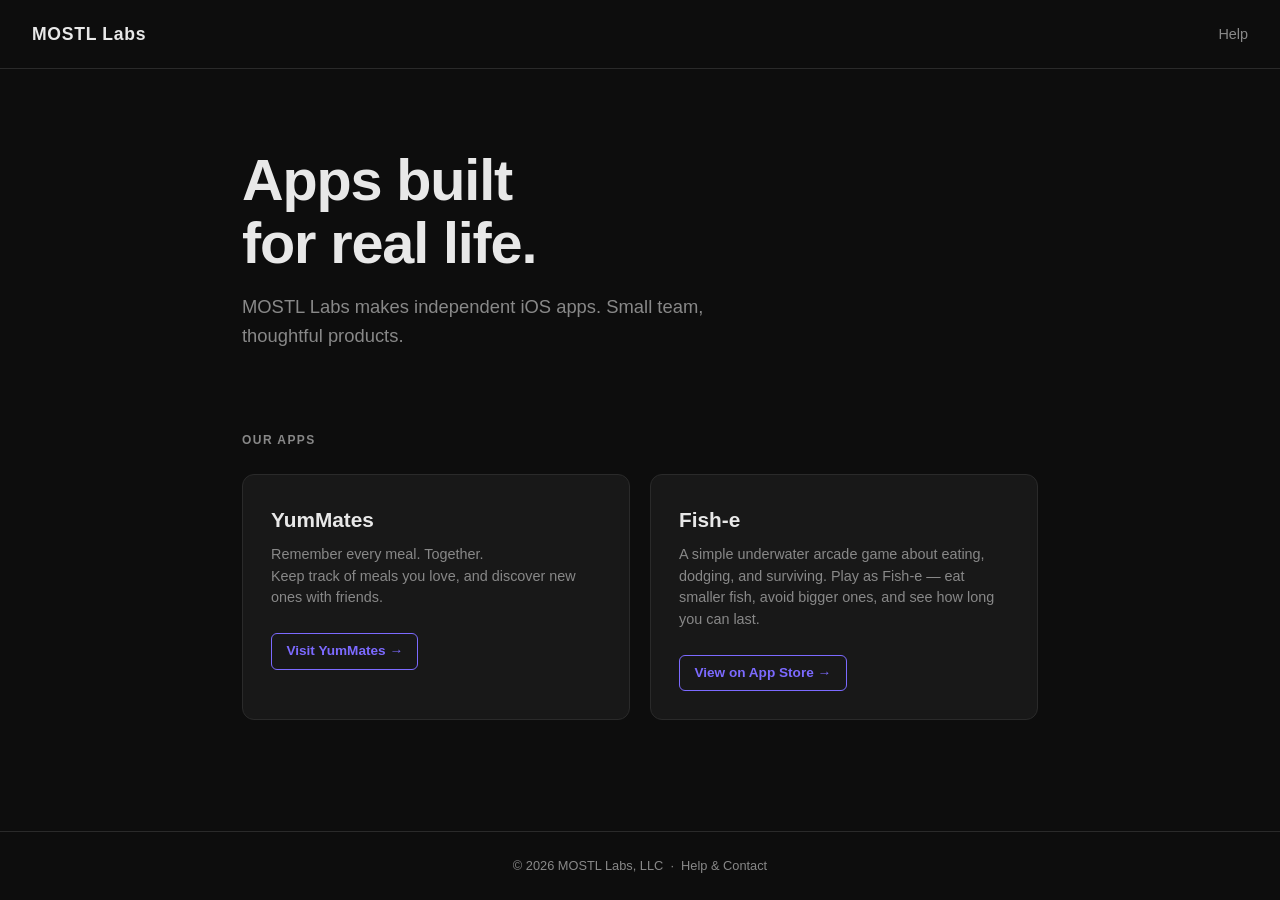
<file: index.html>
<!DOCTYPE html>
<html lang="en">
<head>
  <meta charset="UTF-8" />
  <meta name="viewport" content="width=device-width, initial-scale=1.0" />
  <title>MOSTL Labs</title>
  <meta name="description" content="Independent apps built by MOSTL Labs, LLC." />
  <link rel="stylesheet" href="style.css" />
</head>
<body>
  <nav>
    <a href="/" class="nav-logo">MOSTL Labs</a>
    <ul class="nav-links">
      <li><a href="/help.html">Help</a></li>
    </ul>
  </nav>

  <main>
    <section class="hero">
      <h1>Apps built<br>for real life.</h1>
      <p>MOSTL Labs makes independent iOS apps. Small team, thoughtful products.</p>
    </section>

    <p class="apps-heading">Our Apps</p>
    <div class="apps-grid">
      <div class="app-card">
        <div class="app-name">YumMates</div>
        <p class="app-desc">Remember every meal. Together.<br>Keep track of meals you love, and discover new ones with friends.</p>
        <a href="https://yummates.com" class="app-link" target="_blank" rel="noopener">Visit YumMates →</a>
      </div>

      <div class="app-card">
        <div class="app-name">Fish-e</div>
        <p class="app-desc">A simple underwater arcade game about eating, dodging, and surviving. Play as Fish-e — eat smaller fish, avoid bigger ones, and see how long you can last.</p>
        <a href="https://apps.apple.com/us/app/fish-e/id1046398556" class="app-link" target="_blank" rel="noopener">View on App Store →</a>
      </div>
    </div>
  </main>

  <footer>
    <p>&copy; 2026 MOSTL Labs, LLC &nbsp;&middot;&nbsp; <a href="/help.html">Help &amp; Contact</a></p>
  </footer>
</body>
</html>
</file>
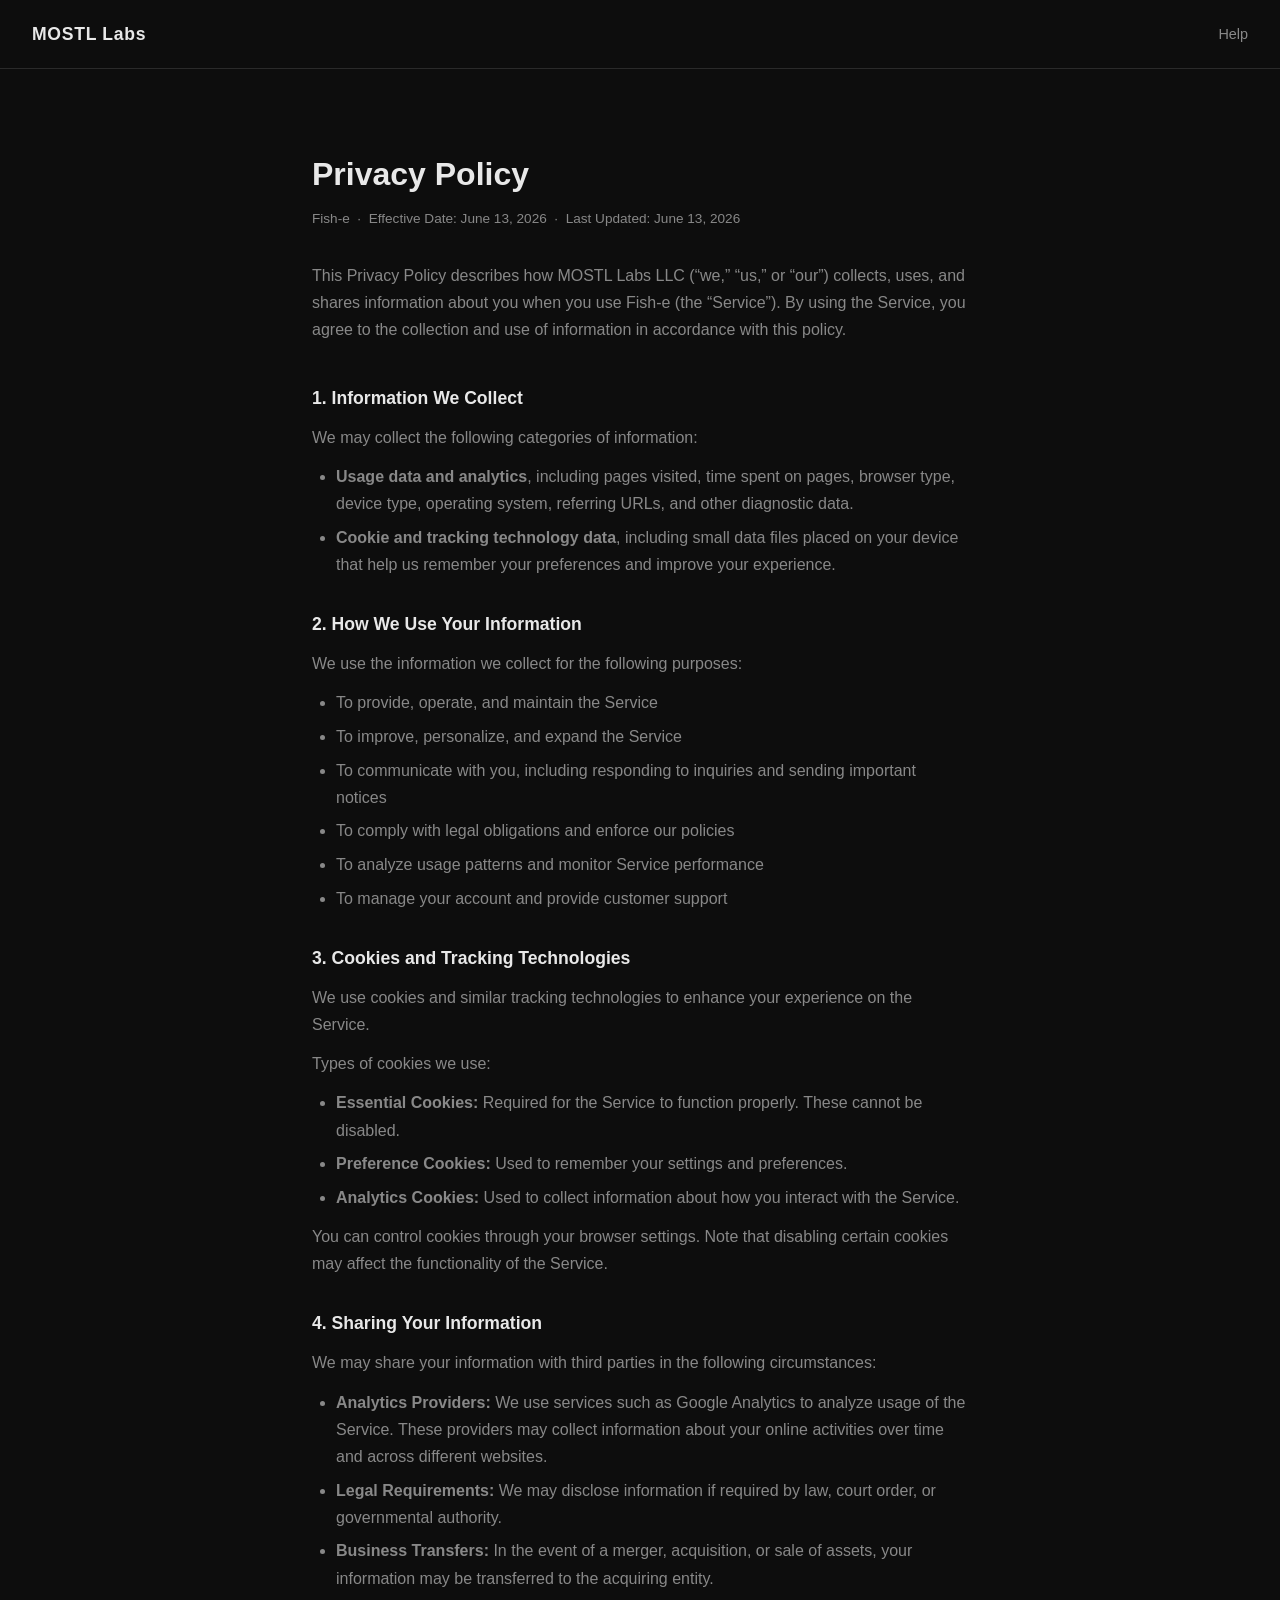
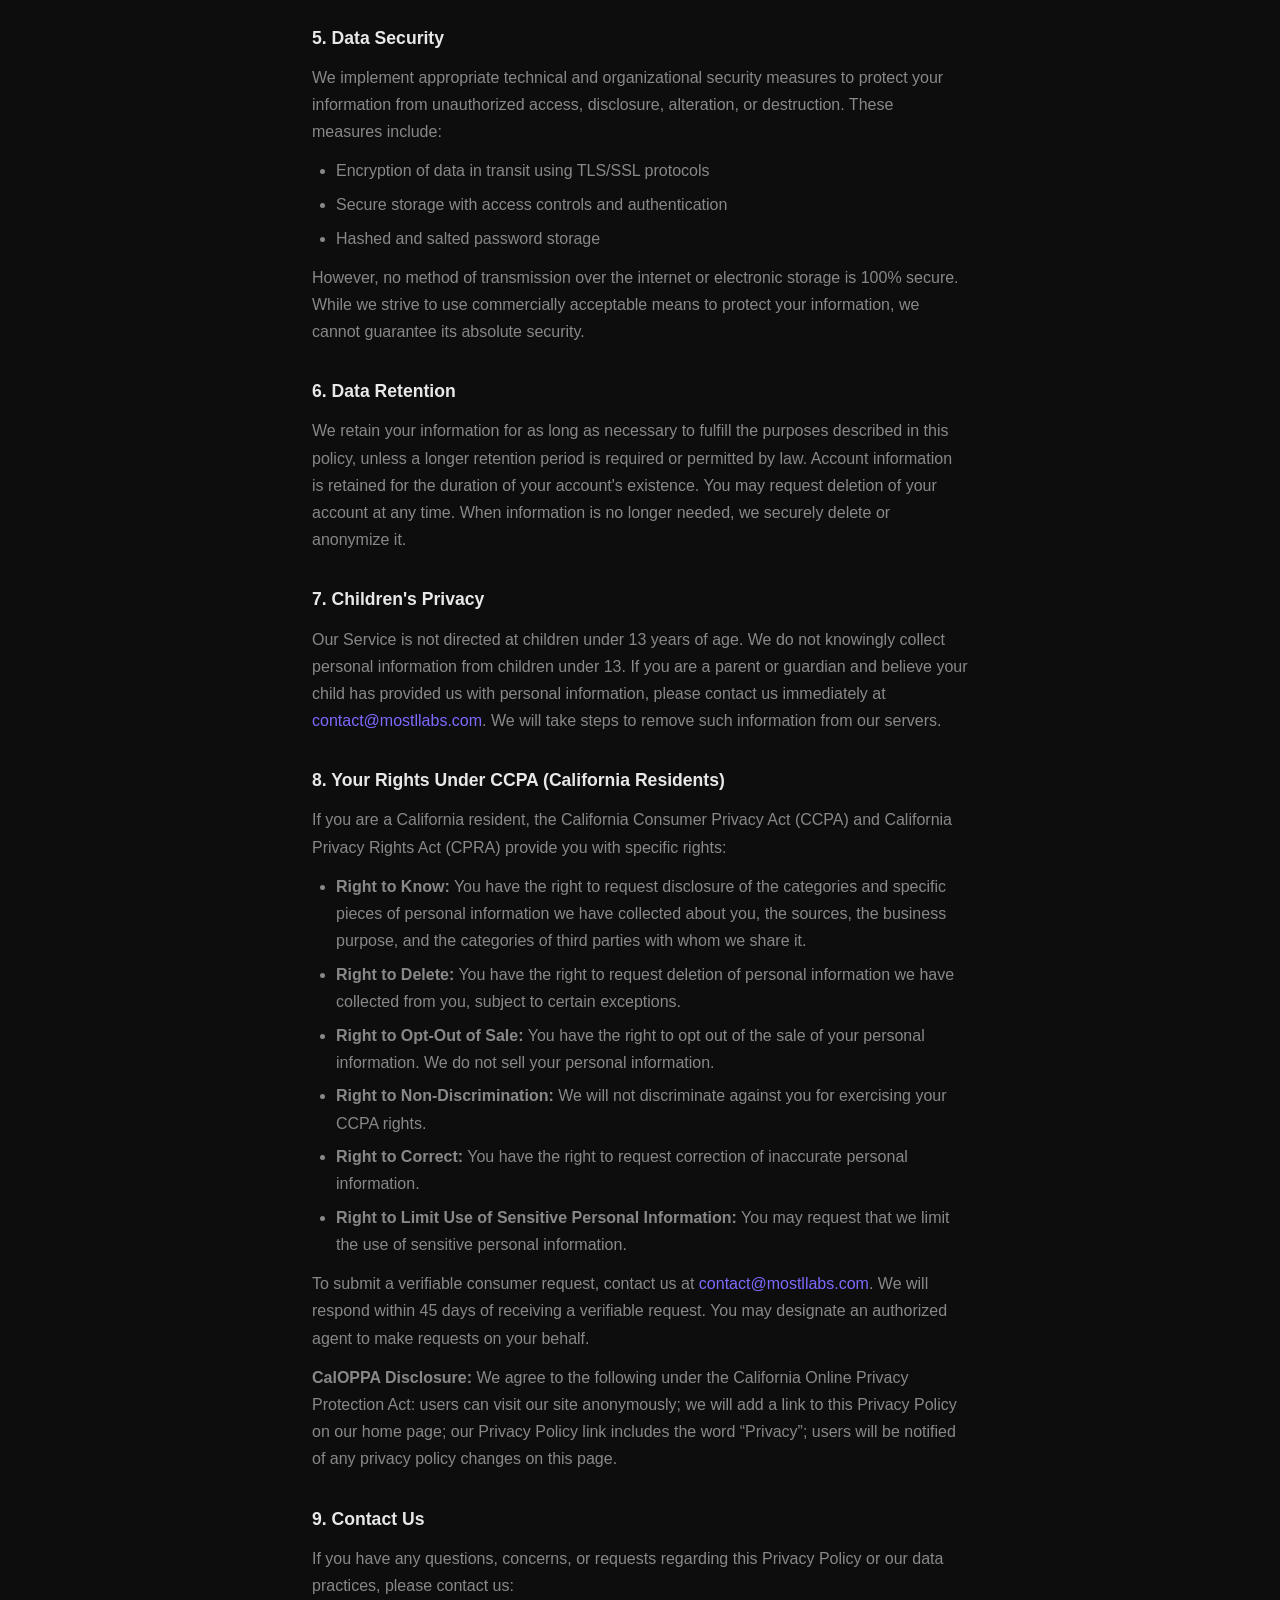
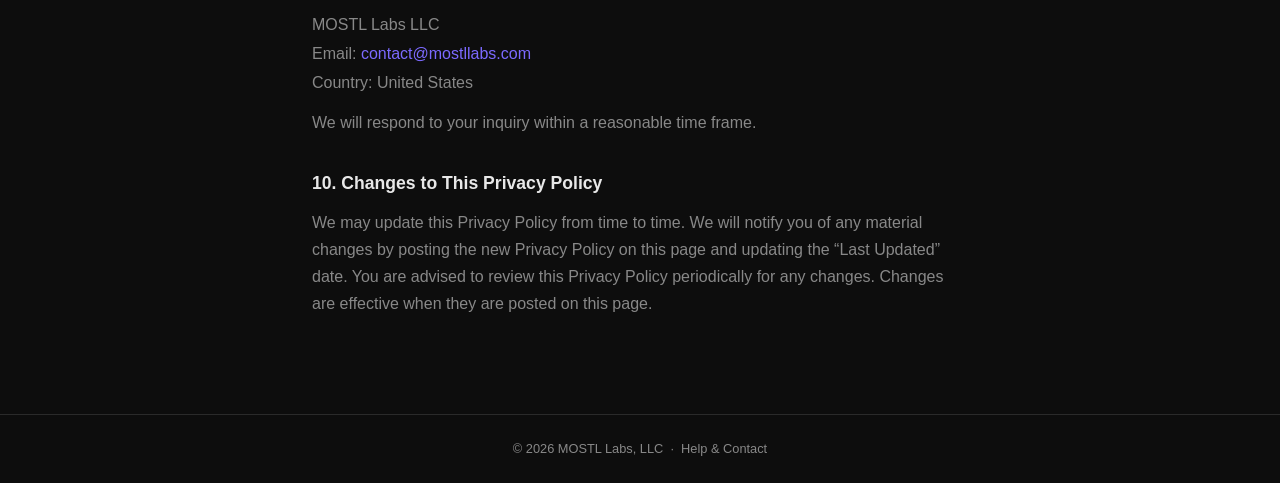
<file: fish-e/privacy/index.html>
<!DOCTYPE html>
<html lang="en">
<head>
  <meta charset="UTF-8" />
  <meta name="viewport" content="width=device-width, initial-scale=1.0" />
  <title>Privacy Policy — Fish-e</title>
  <meta name="description" content="Privacy Policy for Fish-e by MOSTL Labs, LLC." />
  <link rel="stylesheet" href="../../style.css" />
</head>
<body>
  <nav>
    <a href="/" class="nav-logo">MOSTL Labs</a>
    <ul class="nav-links">
      <li><a href="/help.html">Help</a></li>
    </ul>
  </nav>

  <main class="policy-main">
    <div class="policy-wrap">
      <h1 class="policy-title">Privacy Policy</h1>
      <p class="policy-meta">
        Fish-e &nbsp;&middot;&nbsp; Effective Date: June 13, 2026 &nbsp;&middot;&nbsp;
        Last Updated: June 13, 2026
      </p>

      <p class="policy-intro">
        This Privacy Policy describes how MOSTL Labs LLC (&ldquo;we,&rdquo;
        &ldquo;us,&rdquo; or &ldquo;our&rdquo;) collects, uses, and shares
        information about you when you use Fish-e (the
        &ldquo;Service&rdquo;). By using the Service, you agree to the
        collection and use of information in accordance with this policy.
      </p>

      <section class="policy-section">
        <h2>1. Information We Collect</h2>
        <p>We may collect the following categories of information:</p>
        <ul>
          <li>
            <strong>Usage data and analytics</strong>, including pages
            visited, time spent on pages, browser type, device type, operating
            system, referring URLs, and other diagnostic data.
          </li>
          <li>
            <strong>Cookie and tracking technology data</strong>, including
            small data files placed on your device that help us remember your
            preferences and improve your experience.
          </li>
        </ul>
      </section>

      <section class="policy-section">
        <h2>2. How We Use Your Information</h2>
        <p>We use the information we collect for the following purposes:</p>
        <ul>
          <li>To provide, operate, and maintain the Service</li>
          <li>To improve, personalize, and expand the Service</li>
          <li>
            To communicate with you, including responding to inquiries and
            sending important notices
          </li>
          <li>To comply with legal obligations and enforce our policies</li>
          <li>To analyze usage patterns and monitor Service performance</li>
          <li>To manage your account and provide customer support</li>
        </ul>
      </section>

      <section class="policy-section">
        <h2>3. Cookies and Tracking Technologies</h2>
        <p>
          We use cookies and similar tracking technologies to enhance your
          experience on the Service.
        </p>
        <p>Types of cookies we use:</p>
        <ul>
          <li>
            <strong>Essential Cookies:</strong> Required for the Service to
            function properly. These cannot be disabled.
          </li>
          <li>
            <strong>Preference Cookies:</strong> Used to remember your
            settings and preferences.
          </li>
          <li>
            <strong>Analytics Cookies:</strong> Used to collect information
            about how you interact with the Service.
          </li>
        </ul>
        <p>
          You can control cookies through your browser settings. Note that
          disabling certain cookies may affect the functionality of the
          Service.
        </p>
      </section>

      <section class="policy-section">
        <h2>4. Sharing Your Information</h2>
        <p>
          We may share your information with third parties in the following
          circumstances:
        </p>
        <ul>
          <li>
            <strong>Analytics Providers:</strong> We use services such as
            Google Analytics to analyze usage of the Service. These providers
            may collect information about your online activities over time and
            across different websites.
          </li>
          <li>
            <strong>Legal Requirements:</strong> We may disclose information
            if required by law, court order, or governmental authority.
          </li>
          <li>
            <strong>Business Transfers:</strong> In the event of a merger,
            acquisition, or sale of assets, your information may be
            transferred to the acquiring entity.
          </li>
        </ul>
      </section>

      <section class="policy-section">
        <h2>5. Data Security</h2>
        <p>
          We implement appropriate technical and organizational security
          measures to protect your information from unauthorized access,
          disclosure, alteration, or destruction. These measures include:
        </p>
        <ul>
          <li>Encryption of data in transit using TLS/SSL protocols</li>
          <li>Secure storage with access controls and authentication</li>
          <li>Hashed and salted password storage</li>
        </ul>
        <p>
          However, no method of transmission over the internet or electronic
          storage is 100% secure. While we strive to use commercially
          acceptable means to protect your information, we cannot guarantee
          its absolute security.
        </p>
      </section>

      <section class="policy-section">
        <h2>6. Data Retention</h2>
        <p>
          We retain your information for as long as necessary to fulfill the
          purposes described in this policy, unless a longer retention period
          is required or permitted by law. Account information is retained for
          the duration of your account&apos;s existence. You may request
          deletion of your account at any time. When information is no longer
          needed, we securely delete or anonymize it.
        </p>
      </section>

      <section class="policy-section">
        <h2>7. Children&apos;s Privacy</h2>
        <p>
          Our Service is not directed at children under 13 years of age. We do
          not knowingly collect personal information from children under 13.
          If you are a parent or guardian and believe your child has provided
          us with personal information, please contact us immediately at
          <a href="mailto:contact@mostllabs.com">contact@mostllabs.com</a>. We
          will take steps to remove such information from our servers.
        </p>
      </section>

      <section class="policy-section">
        <h2>8. Your Rights Under CCPA (California Residents)</h2>
        <p>
          If you are a California resident, the California Consumer Privacy
          Act (CCPA) and California Privacy Rights Act (CPRA) provide you with
          specific rights:
        </p>
        <ul>
          <li>
            <strong>Right to Know:</strong> You have the right to request
            disclosure of the categories and specific pieces of personal
            information we have collected about you, the sources, the business
            purpose, and the categories of third parties with whom we share
            it.
          </li>
          <li>
            <strong>Right to Delete:</strong> You have the right to request
            deletion of personal information we have collected from you,
            subject to certain exceptions.
          </li>
          <li>
            <strong>Right to Opt-Out of Sale:</strong> You have the right to
            opt out of the sale of your personal information. We do not sell
            your personal information.
          </li>
          <li>
            <strong>Right to Non-Discrimination:</strong> We will not
            discriminate against you for exercising your CCPA rights.
          </li>
          <li>
            <strong>Right to Correct:</strong> You have the right to request
            correction of inaccurate personal information.
          </li>
          <li>
            <strong>Right to Limit Use of Sensitive Personal Information:</strong>
            You may request that we limit the use of sensitive personal
            information.
          </li>
        </ul>
        <p>
          To submit a verifiable consumer request, contact us at
          <a href="mailto:contact@mostllabs.com">contact@mostllabs.com</a>. We
          will respond within 45 days of receiving a verifiable request. You
          may designate an authorized agent to make requests on your behalf.
        </p>
        <p>
          <strong>CalOPPA Disclosure:</strong> We agree to the following under
          the California Online Privacy Protection Act: users can visit our
          site anonymously; we will add a link to this Privacy Policy on our
          home page; our Privacy Policy link includes the word
          &ldquo;Privacy&rdquo;; users will be notified of any privacy policy
          changes on this page.
        </p>
      </section>

      <section class="policy-section">
        <h2>9. Contact Us</h2>
        <p>
          If you have any questions, concerns, or requests regarding this
          Privacy Policy or our data practices, please contact us:
        </p>
        <address class="policy-address">
          MOSTL Labs LLC<br />
          Email: <a href="mailto:contact@mostllabs.com">contact@mostllabs.com</a><br />
          Country: United States
        </address>
        <p>We will respond to your inquiry within a reasonable time frame.</p>
      </section>

      <section class="policy-section">
        <h2>10. Changes to This Privacy Policy</h2>
        <p>
          We may update this Privacy Policy from time to time. We will notify
          you of any material changes by posting the new Privacy Policy on
          this page and updating the &ldquo;Last Updated&rdquo; date. You are
          advised to review this Privacy Policy periodically for any changes.
          Changes are effective when they are posted on this page.
        </p>
      </section>
    </div>
  </main>

  <footer>
    <p>&copy; 2026 MOSTL Labs, LLC &nbsp;&middot;&nbsp; <a href="/help.html">Help &amp; Contact</a></p>
  </footer>
</body>
</html>
</file>
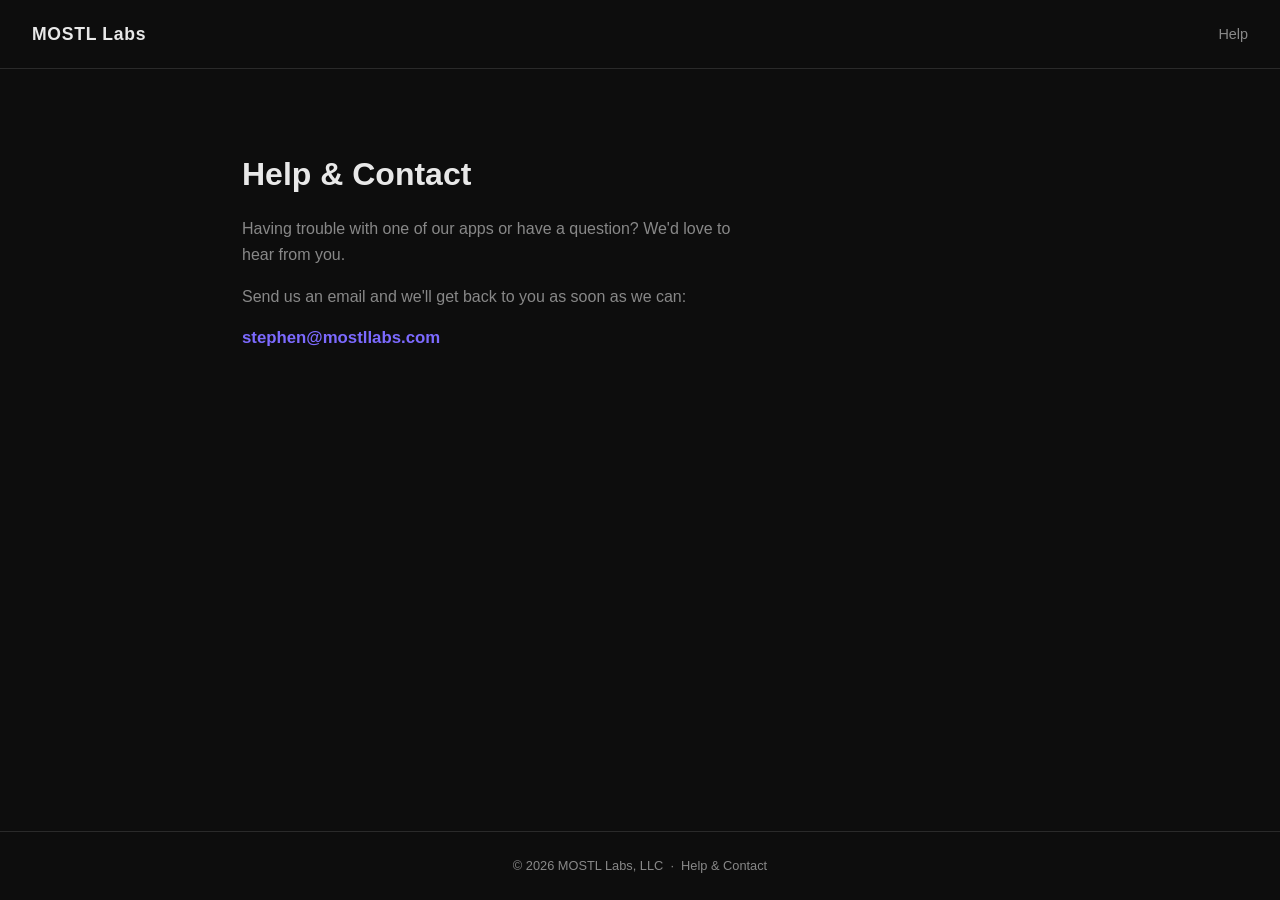
<file: help.html>
<!DOCTYPE html>
<html lang="en">
<head>
  <meta charset="UTF-8" />
  <meta name="viewport" content="width=device-width, initial-scale=1.0" />
  <title>Help &amp; Contact — MOSTL Labs</title>
  <meta name="description" content="Get help with MOSTL Labs apps." />
  <link rel="stylesheet" href="style.css" />
</head>
<body>
  <nav>
    <a href="/" class="nav-logo">MOSTL Labs</a>
    <ul class="nav-links">
      <li><a href="/help.html">Help</a></li>
    </ul>
  </nav>

  <main>
    <div class="help-content">
      <h1>Help &amp; Contact</h1>
      <p>Having trouble with one of our apps or have a question? We'd love to hear from you.</p>
      <p>Send us an email and we'll get back to you as soon as we can:</p>
      <p><a href="mailto:stephen@mostllabs.com" class="email-link">stephen@mostllabs.com</a></p>
    </div>
  </main>

  <footer>
    <p>&copy; 2026 MOSTL Labs, LLC &nbsp;&middot;&nbsp; <a href="/help.html">Help &amp; Contact</a></p>
  </footer>
</body>
</html>
</file>
<file: style.css>
*, *::before, *::after {
  box-sizing: border-box;
  margin: 0;
  padding: 0;
}

:root {
  --bg: #0d0d0d;
  --surface: #181818;
  --border: #2a2a2a;
  --text: #e8e8e8;
  --muted: #888;
  --accent: #7c6aff;
  --accent-hover: #9b8dff;
}

html {
  font-size: 16px;
  scroll-behavior: smooth;
}

body {
  background: var(--bg);
  color: var(--text);
  font-family: -apple-system, BlinkMacSystemFont, "Segoe UI", Helvetica, Arial, sans-serif;
  line-height: 1.6;
  min-height: 100vh;
  display: flex;
  flex-direction: column;
}

a {
  color: var(--accent);
  text-decoration: none;
}

a:hover {
  color: var(--accent-hover);
  text-decoration: underline;
}

/* Nav */
nav {
  border-bottom: 1px solid var(--border);
  padding: 1.25rem 2rem;
  display: flex;
  align-items: center;
  justify-content: space-between;
}

.nav-logo {
  font-size: 1.1rem;
  font-weight: 700;
  letter-spacing: 0.04em;
  color: var(--text);
  text-decoration: none;
}

.nav-logo:hover {
  color: var(--text);
  text-decoration: none;
}

.nav-links {
  display: flex;
  gap: 1.5rem;
  list-style: none;
}

.nav-links a {
  color: var(--muted);
  font-size: 0.9rem;
  transition: color 0.15s;
}

.nav-links a:hover {
  color: var(--text);
  text-decoration: none;
}

/* Main */
main {
  flex: 1;
  max-width: 860px;
  width: 100%;
  margin: 0 auto;
  padding: 5rem 2rem 4rem;
}

/* Hero */
.hero {
  margin-bottom: 5rem;
}

.hero h1 {
  font-size: clamp(2.4rem, 5vw, 3.6rem);
  font-weight: 800;
  letter-spacing: -0.02em;
  line-height: 1.1;
  margin-bottom: 1rem;
}

.hero p {
  font-size: 1.15rem;
  color: var(--muted);
  max-width: 480px;
}

/* Apps */
.apps-heading {
  font-size: 0.75rem;
  font-weight: 600;
  letter-spacing: 0.12em;
  text-transform: uppercase;
  color: var(--muted);
  margin-bottom: 1.5rem;
}

.apps-grid {
  display: grid;
  grid-template-columns: repeat(auto-fit, minmax(300px, 1fr));
  gap: 1.25rem;
}

.app-card {
  background: var(--surface);
  border: 1px solid var(--border);
  border-radius: 12px;
  padding: 1.75rem;
  transition: border-color 0.15s;
}

.app-card:hover {
  border-color: var(--accent);
}

.app-name {
  font-size: 1.3rem;
  font-weight: 700;
  margin-bottom: 0.5rem;
}

.app-desc {
  font-size: 0.9rem;
  color: var(--muted);
  margin-bottom: 1.5rem;
  line-height: 1.5;
}

.app-link {
  display: inline-block;
  font-size: 0.85rem;
  font-weight: 600;
  color: var(--accent);
  border: 1px solid var(--accent);
  border-radius: 6px;
  padding: 0.4rem 0.9rem;
  transition: background 0.15s, color 0.15s;
}

.app-link:hover {
  background: var(--accent);
  color: #fff;
  text-decoration: none;
}

/* Help page */
.help-content {
  max-width: 520px;
}

.help-content h1 {
  font-size: 2rem;
  font-weight: 800;
  margin-bottom: 1rem;
}

.help-content p {
  color: var(--muted);
  margin-bottom: 1rem;
}

.help-content .email-link {
  font-size: 1.05rem;
  font-weight: 600;
}

/* Policy pages */
.policy-main {
  max-width: 720px;
}

.policy-title {
  font-size: 2rem;
  font-weight: 800;
  margin-bottom: 0.5rem;
}

.policy-meta {
  font-size: 0.85rem;
  color: var(--muted);
  margin-bottom: 2rem;
}

.policy-intro {
  color: var(--muted);
  margin-bottom: 2.5rem;
  line-height: 1.7;
}

.policy-section {
  margin-bottom: 2rem;
}

.policy-section h2 {
  font-size: 1.1rem;
  font-weight: 700;
  margin-bottom: 0.75rem;
}

.policy-section p {
  color: var(--muted);
  margin-bottom: 0.75rem;
  line-height: 1.7;
}

.policy-section ul {
  color: var(--muted);
  padding-left: 1.5rem;
  margin-bottom: 0.75rem;
  line-height: 1.7;
}

.policy-section ul li {
  margin-bottom: 0.4rem;
}

.policy-address {
  font-style: normal;
  color: var(--muted);
  line-height: 1.8;
  margin-bottom: 0.75rem;
}

/* Footer */
footer {
  border-top: 1px solid var(--border);
  padding: 1.5rem 2rem;
  text-align: center;
  font-size: 0.8rem;
  color: var(--muted);
}

footer a {
  color: var(--muted);
}

footer a:hover {
  color: var(--text);
}

@media (max-width: 600px) {
  nav {
    padding: 1rem 1.25rem;
  }

  main {
    padding: 3rem 1.25rem 3rem;
  }

  .hero {
    margin-bottom: 3.5rem;
  }
}
</file>
